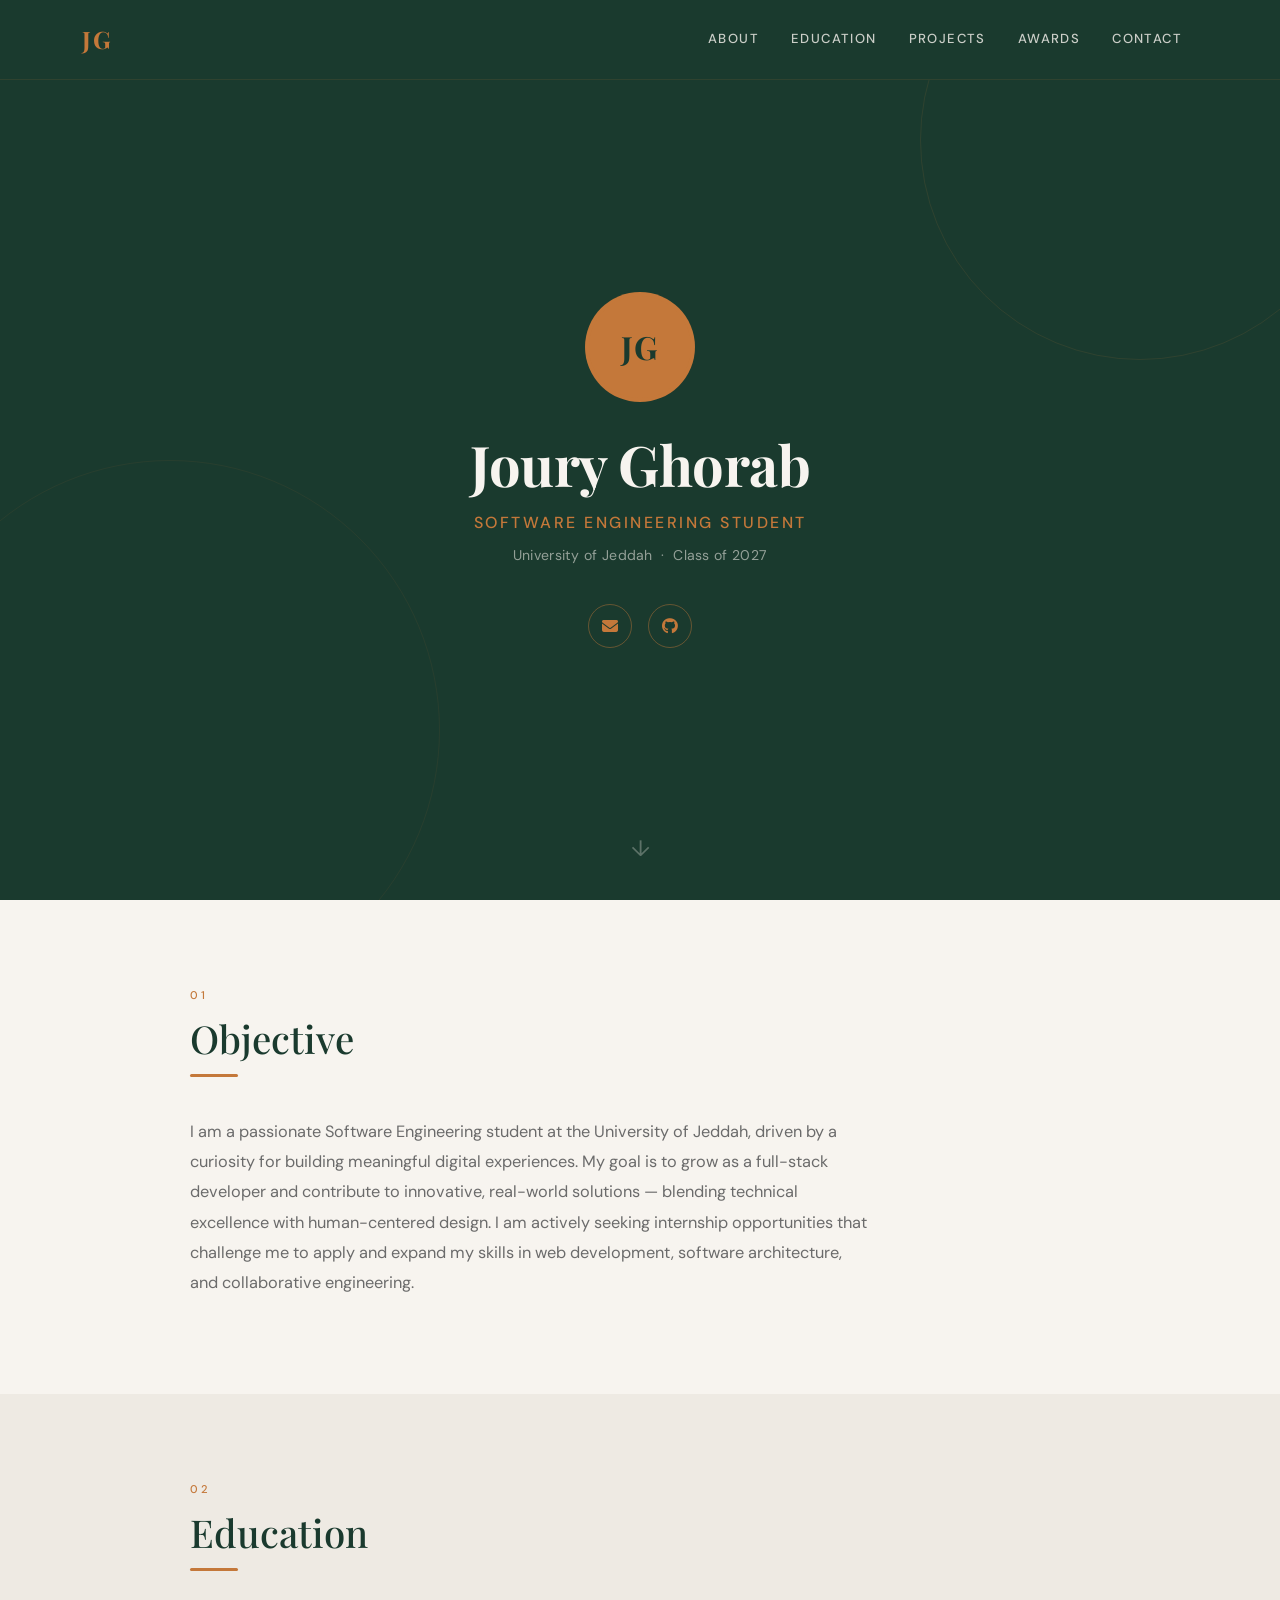
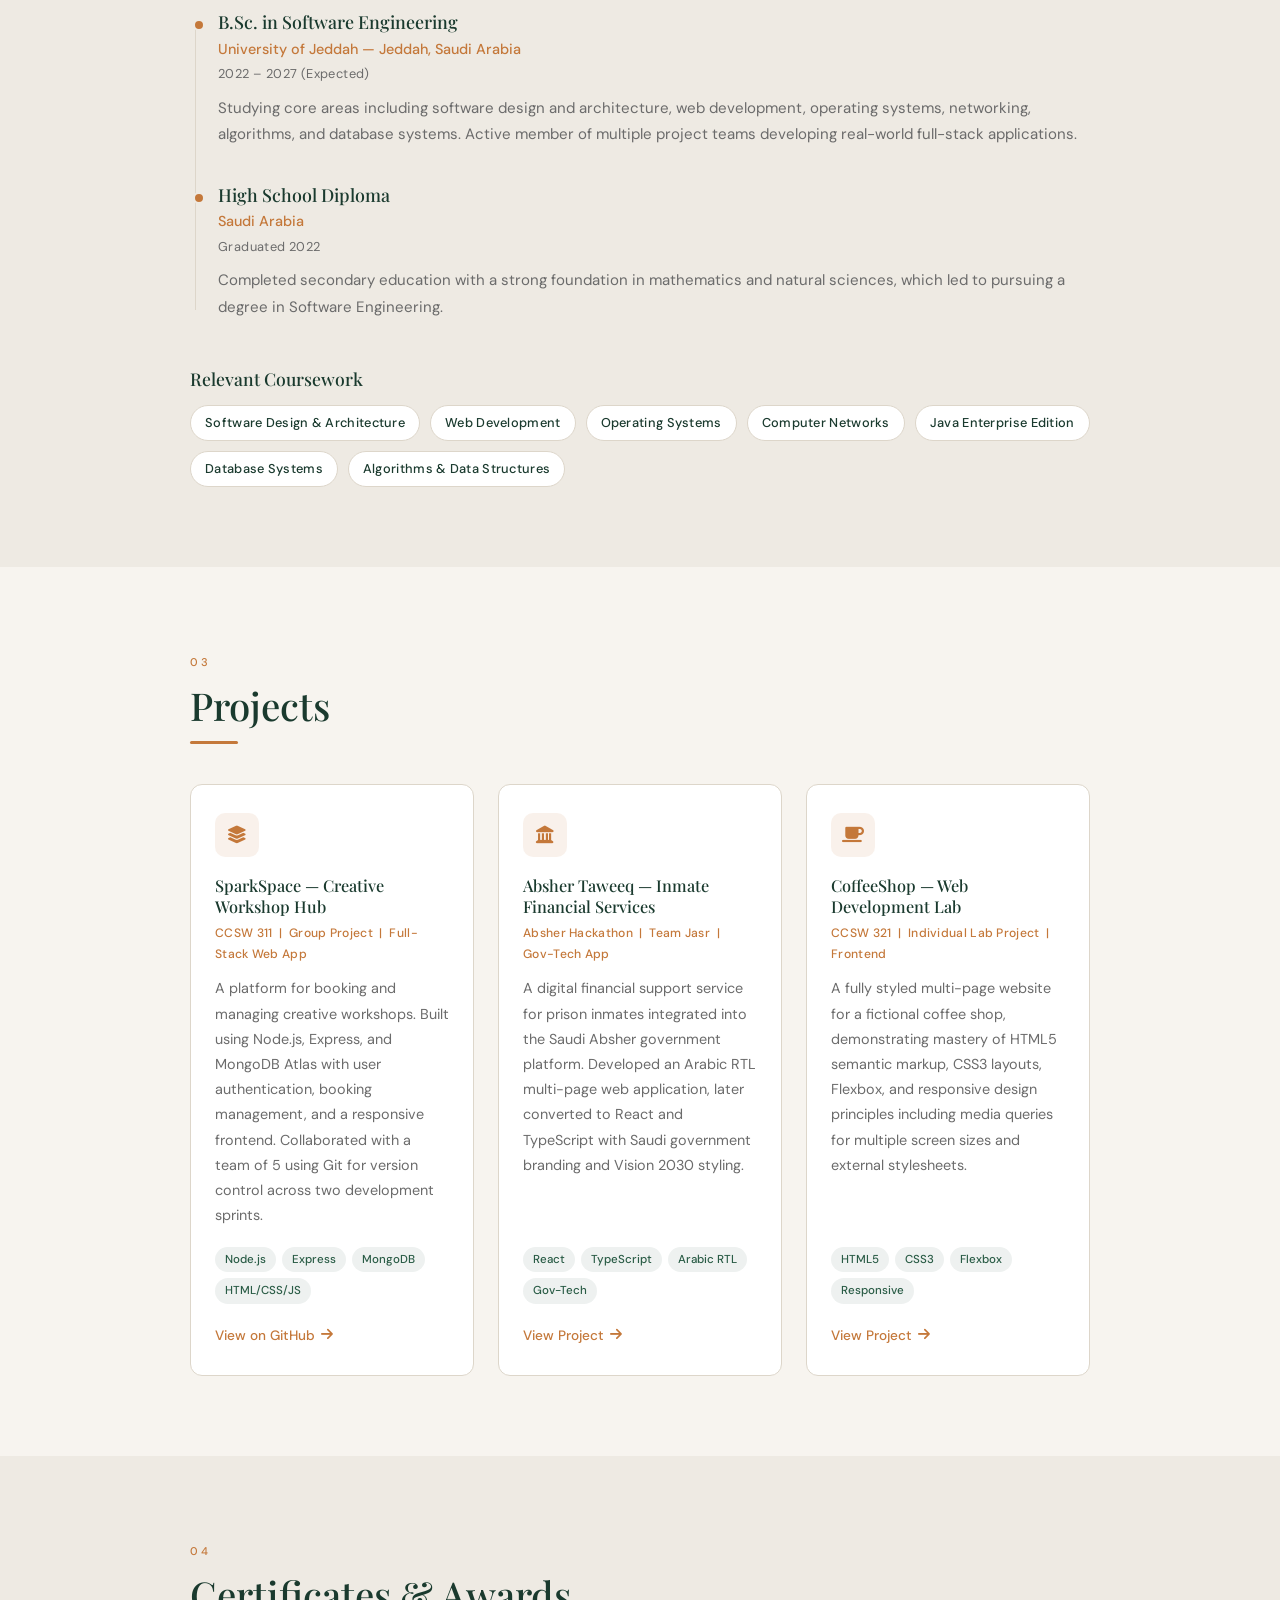
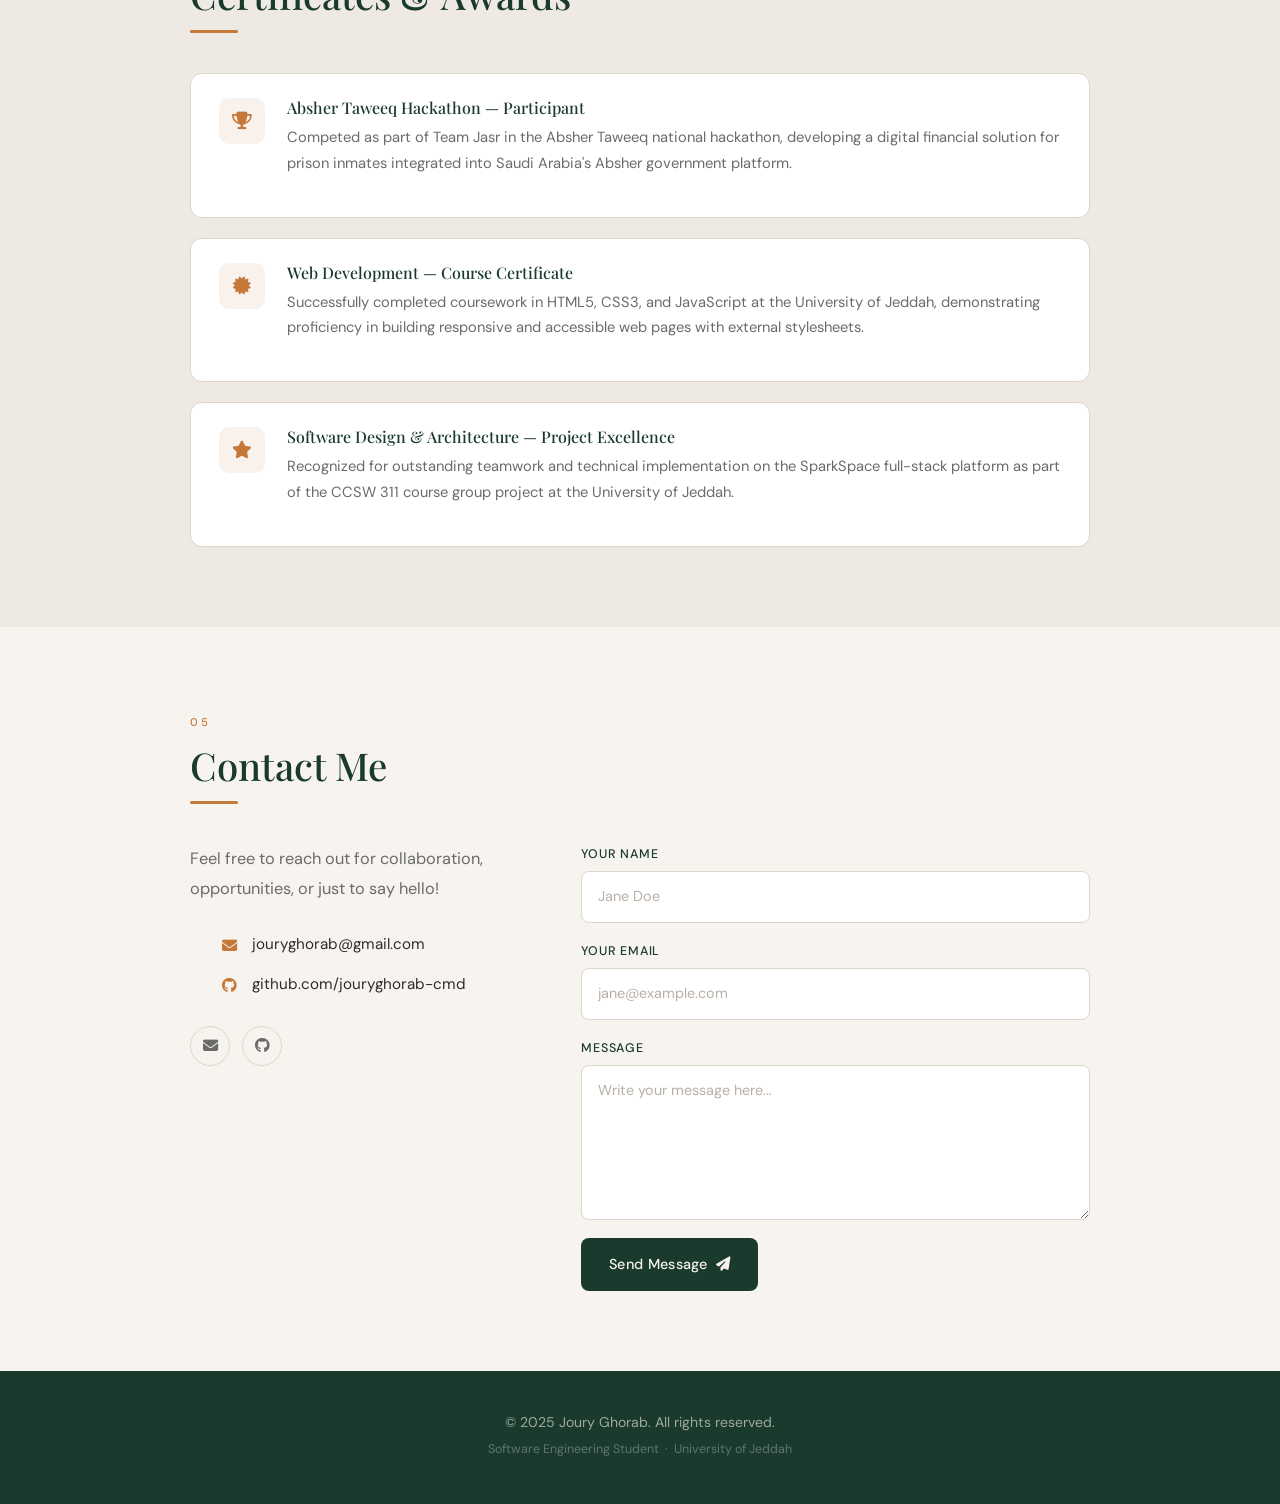
<file: index.html>
<!DOCTYPE html>
<html lang="en">
<head>
    <meta charset="UTF-8">
    <meta name="viewport" content="width=device-width, initial-scale=1.0">
    <title>Joury Ghorab | Software Engineering Student</title>
    <!-- Bootstrap CSS — used for responsive navbar and layout grid (Bonus) -->
    <link href="https://cdn.jsdelivr.net/npm/bootstrap@5.3.2/dist/css/bootstrap.min.css" rel="stylesheet">
    <!-- Font Awesome Icons -->
    <link rel="stylesheet" href="https://cdnjs.cloudflare.com/ajax/libs/font-awesome/6.5.0/css/all.min.css">
    <!-- Google Fonts -->
    <link href="https://fonts.googleapis.com/css2?family=Playfair+Display:wght@400;600;700&family=DM+Sans:ital,opsz,wght@0,9..40,300;0,9..40,400;0,9..40,500;1,9..40,300&display=swap" rel="stylesheet">
    <!-- External Stylesheet -->
    <link rel="stylesheet" href="cssweb.css">
</head>
<body>

    <!-- Bootstrap Navbar (Bonus Component) -->
    <nav class="navbar navbar-expand-md fixed-top" aria-label="Main navigation">
        <div class="container">
            <a class="navbar-brand" href="#home">JG</a>
            <button class="navbar-toggler" type="button" data-bs-toggle="collapse"
                data-bs-target="#navMenu" aria-controls="navMenu"
                aria-expanded="false" aria-label="Toggle navigation">
                <span class="toggler-icon"></span>
                <span class="toggler-icon"></span>
                <span class="toggler-icon"></span>
            </button>
            <div class="collapse navbar-collapse" id="navMenu">
                <ul class="navbar-nav ms-auto">
                    <li class="nav-item"><a class="nav-link" href="#about">About</a></li>
                    <li class="nav-item"><a class="nav-link" href="#education">Education</a></li>
                    <li class="nav-item"><a class="nav-link" href="#projects">Projects</a></li>
                    <li class="nav-item"><a class="nav-link" href="#certificates">Awards</a></li>
                    <li class="nav-item"><a class="nav-link" href="#contact">Contact</a></li>
                </ul>
            </div>
        </div>
    </nav>

    <!-- Hero / Header Section -->
    <header id="home" class="hero-section">
        <div class="hero-content">
            <div class="profile-avatar" role="img" aria-label="Profile initials JG">JG</div>
            <h1>Joury Ghorab</h1>
            <p class="hero-subtitle">Software Engineering Student</p>
            <p class="hero-detail">University of Jeddah &nbsp;&middot;&nbsp; Class of 2027</p>
            <div class="hero-links">
                <a href="mailto:jouryghorab@gmail.com" aria-label="Email Joury Ghorab">
                    <i class="fas fa-envelope" aria-hidden="true"></i>
                </a>
                <a href="https://github.com/jouryghorab-cmd" target="_blank"
                    rel="noopener noreferrer" aria-label="Visit Joury's GitHub profile">
                    <i class="fab fa-github" aria-hidden="true"></i>
                </a>
            </div>
        </div>
        <div class="hero-scroll-hint" aria-hidden="true">&#8595;</div>
    </header>

    <main>

        <!-- Objective Section -->
        <section id="about" class="resume-section" aria-labelledby="about-heading">
            <div class="section-inner">
                <span class="section-tag" aria-hidden="true">01</span>
                <h2 id="about-heading">Objective</h2>
                <p class="section-text">
                    I am a passionate Software Engineering student at the University of Jeddah,
                    driven by a curiosity for building meaningful digital experiences. My goal is
                    to grow as a full-stack developer and contribute to innovative, real-world
                    solutions — blending technical excellence with human-centered design. I am
                    actively seeking internship opportunities that challenge me to apply and
                    expand my skills in web development, software architecture, and
                    collaborative engineering.
                </p>
            </div>
        </section>

        <!-- Education Section -->
        <section id="education" class="resume-section alt-section" aria-labelledby="education-heading">
            <div class="section-inner">
                <span class="section-tag" aria-hidden="true">02</span>
                <h2 id="education-heading">Education</h2>

                <div class="timeline">
                    <div class="timeline-item">
                        <div class="timeline-dot" aria-hidden="true"></div>
                        <div class="timeline-body">
                            <h3>B.Sc. in Software Engineering</h3>
                            <p class="timeline-place">University of Jeddah &mdash; Jeddah, Saudi Arabia</p>
                            <p class="timeline-date">2022 &ndash; 2027 (Expected)</p>
                            <p class="timeline-desc">
                                Studying core areas including software design and architecture,
                                web development, operating systems, networking, algorithms,
                                and database systems. Active member of multiple project teams
                                developing real-world full-stack applications.
                            </p>
                        </div>
                    </div>
                    <div class="timeline-item">
                        <div class="timeline-dot" aria-hidden="true"></div>
                        <div class="timeline-body">
                            <h3>High School Diploma</h3>
                            <p class="timeline-place">Saudi Arabia</p>
                            <p class="timeline-date">Graduated 2022</p>
                            <p class="timeline-desc">
                                Completed secondary education with a strong foundation in
                                mathematics and natural sciences, which led to pursuing a degree
                                in Software Engineering.
                            </p>
                        </div>
                    </div>
                </div>

                <h3 class="subsection-title">Relevant Coursework</h3>
                <div class="tags-row" role="list" aria-label="List of relevant courses">
                    <span class="tag">Software Design &amp; Architecture</span>
                    <span class="tag">Web Development</span>
                    <span class="tag">Operating Systems</span>
                    <span class="tag">Computer Networks</span>
                    <span class="tag">Java Enterprise Edition</span>
                    <span class="tag">Database Systems</span>
                    <span class="tag">Algorithms &amp; Data Structures</span>
                </div>
            </div>
        </section>

        <!-- Projects Section -->
        <section id="projects" class="resume-section" aria-labelledby="projects-heading">
            <div class="section-inner">
                <span class="section-tag" aria-hidden="true">03</span>
                <h2 id="projects-heading">Projects</h2>

                <div class="projects-grid">

                    <article class="project-card">
                        <div class="project-icon" aria-hidden="true">
                            <i class="fas fa-layer-group"></i>
                        </div>
                        <h3>SparkSpace &mdash; Creative Workshop Hub</h3>
                        <p class="project-meta">CCSW 311 &nbsp;|&nbsp; Group Project &nbsp;|&nbsp; Full-Stack Web App</p>
                        <p class="project-desc">
                            A platform for booking and managing creative workshops. Built using
                            Node.js, Express, and MongoDB Atlas with user authentication,
                            booking management, and a responsive frontend. Collaborated with a
                            team of 5 using Git for version control across two development sprints.
                        </p>
                        <div class="project-tags">
                            <span class="ptag">Node.js</span>
                            <span class="ptag">Express</span>
                            <span class="ptag">MongoDB</span>
                            <span class="ptag">HTML/CSS/JS</span>
                        </div>
                        <a href="#" class="project-link" aria-label="View SparkSpace on GitHub">
                            View on GitHub <i class="fas fa-arrow-right" aria-hidden="true"></i>
                        </a>
                    </article>

                    <article class="project-card">
                        <div class="project-icon" aria-hidden="true">
                            <i class="fas fa-landmark"></i>
                        </div>
                        <h3>Absher Taweeq &mdash; Inmate Financial Services</h3>
                        <p class="project-meta">Absher Hackathon &nbsp;|&nbsp; Team Jasr &nbsp;|&nbsp; Gov-Tech App</p>
                        <p class="project-desc">
                            A digital financial support service for prison inmates integrated
                            into the Saudi Absher government platform. Developed an Arabic RTL
                            multi-page web application, later converted to React and TypeScript
                            with Saudi government branding and Vision 2030 styling.
                        </p>
                        <div class="project-tags">
                            <span class="ptag">React</span>
                            <span class="ptag">TypeScript</span>
                            <span class="ptag">Arabic RTL</span>
                            <span class="ptag">Gov-Tech</span>
                        </div>
                        <a href="#" class="project-link" aria-label="View Absher Taweeq project">
                            View Project <i class="fas fa-arrow-right" aria-hidden="true"></i>
                        </a>
                    </article>

                    <article class="project-card">
                        <div class="project-icon" aria-hidden="true">
                            <i class="fas fa-coffee"></i>
                        </div>
                        <h3>CoffeeShop &mdash; Web Development Lab</h3>
                        <p class="project-meta">CCSW 321 &nbsp;|&nbsp; Individual Lab Project &nbsp;|&nbsp; Frontend</p>
                        <p class="project-desc">
                            A fully styled multi-page website for a fictional coffee shop,
                            demonstrating mastery of HTML5 semantic markup, CSS3 layouts,
                            Flexbox, and responsive design principles including media queries
                            for multiple screen sizes and external stylesheets.
                        </p>
                        <div class="project-tags">
                            <span class="ptag">HTML5</span>
                            <span class="ptag">CSS3</span>
                            <span class="ptag">Flexbox</span>
                            <span class="ptag">Responsive</span>
                        </div>
                        <a href="#" class="project-link" aria-label="View CoffeeShop project">
                            View Project <i class="fas fa-arrow-right" aria-hidden="true"></i>
                        </a>
                    </article>

                </div>
            </div>
        </section>

        <!-- Certificates and Awards Section -->
        <section id="certificates" class="resume-section alt-section" aria-labelledby="certs-heading">
            <div class="section-inner">
                <span class="section-tag" aria-hidden="true">04</span>
                <h2 id="certs-heading">Certificates &amp; Awards</h2>

                <div class="awards-grid">
                    <div class="award-card">
                        <div class="award-icon" aria-hidden="true">
                            <i class="fas fa-trophy"></i>
                        </div>
                        <div class="award-body">
                            <h3>Absher Taweeq Hackathon &mdash; Participant</h3>
                            <p>
                                Competed as part of Team Jasr in the Absher Taweeq national
                                hackathon, developing a digital financial solution for prison
                                inmates integrated into Saudi Arabia's Absher government platform.
                            </p>
                        </div>
                    </div>
                    <div class="award-card">
                        <div class="award-icon" aria-hidden="true">
                            <i class="fas fa-certificate"></i>
                        </div>
                        <div class="award-body">
                            <h3>Web Development &mdash; Course Certificate</h3>
                            <p>
                                Successfully completed coursework in HTML5, CSS3, and JavaScript
                                at the University of Jeddah, demonstrating proficiency in building
                                responsive and accessible web pages with external stylesheets.
                            </p>
                        </div>
                    </div>
                    <div class="award-card">
                        <div class="award-icon" aria-hidden="true">
                            <i class="fas fa-star"></i>
                        </div>
                        <div class="award-body">
                            <h3>Software Design &amp; Architecture &mdash; Project Excellence</h3>
                            <p>
                                Recognized for outstanding teamwork and technical implementation
                                on the SparkSpace full-stack platform as part of the CCSW 311
                                course group project at the University of Jeddah.
                            </p>
                        </div>
                    </div>
                </div>
            </div>
        </section>

        <!-- Contact Section -->
        <section id="contact" class="resume-section" aria-labelledby="contact-heading">
            <div class="section-inner">
                <span class="section-tag" aria-hidden="true">05</span>
                <h2 id="contact-heading">Contact Me</h2>

                <div class="contact-wrapper">
                    <div class="contact-info">
                        <p class="section-text">
                            Feel free to reach out for collaboration, opportunities,
                            or just to say hello!
                        </p>
                        <ul class="contact-list">
                            <li>
                                <i class="fas fa-envelope" aria-hidden="true"></i>
                                <a href="mailto:jouryghorab@gmail.com">jouryghorab@gmail.com</a>
                            </li>
                            <li>
                                <i class="fab fa-github" aria-hidden="true"></i>
                                <a href="https://github.com/jouryghorab-cmd"
                                    target="_blank" rel="noopener noreferrer">
                                    github.com/jouryghorab-cmd
                                </a>
                            </li>
                        </ul>
                        <div class="social-icons" role="group" aria-label="Social media icon links">
                            <a href="mailto:jouryghorab@gmail.com"
                                aria-label="Send an email to Joury Ghorab">
                                <i class="fas fa-envelope" aria-hidden="true"></i>
                            </a>
                            <a href="https://github.com/jouryghorab-cmd"
                                target="_blank" rel="noopener noreferrer"
                                aria-label="Visit Joury Ghorab's GitHub profile">
                                <i class="fab fa-github" aria-hidden="true"></i>
                            </a>
                        </div>
                    </div>

                    <form class="contact-form" action="#" method="post" novalidate>
                        <div class="form-group">
                            <label for="contact-name">Your Name</label>
                            <input type="text" id="contact-name" name="name"
                                placeholder="Jane Doe" required>
                        </div>
                        <div class="form-group">
                            <label for="contact-email">Your Email</label>
                            <input type="email" id="contact-email" name="email"
                                placeholder="jane@example.com" required>
                        </div>
                        <div class="form-group">
                            <label for="contact-message">Message</label>
                            <textarea id="contact-message" name="message" rows="5"
                                placeholder="Write your message here..." required></textarea>
                        </div>
                        <button type="submit" class="submit-btn">
                            Send Message <i class="fas fa-paper-plane" aria-hidden="true"></i>
                        </button>
                    </form>
                </div>

            </div>
        </section>

    </main>

    <footer>
        <p>&copy; 2025 Joury Ghorab. All rights reserved.</p>
        <p class="footer-sub">Software Engineering Student &nbsp;&middot;&nbsp; University of Jeddah</p>
    </footer>

    <!-- Bootstrap JS Bundle (Bonus — enables the collapsible navbar) -->
    <script src="https://cdn.jsdelivr.net/npm/bootstrap@5.3.2/dist/js/bootstrap.bundle.min.js"></script>

</body>
</html>
</file>
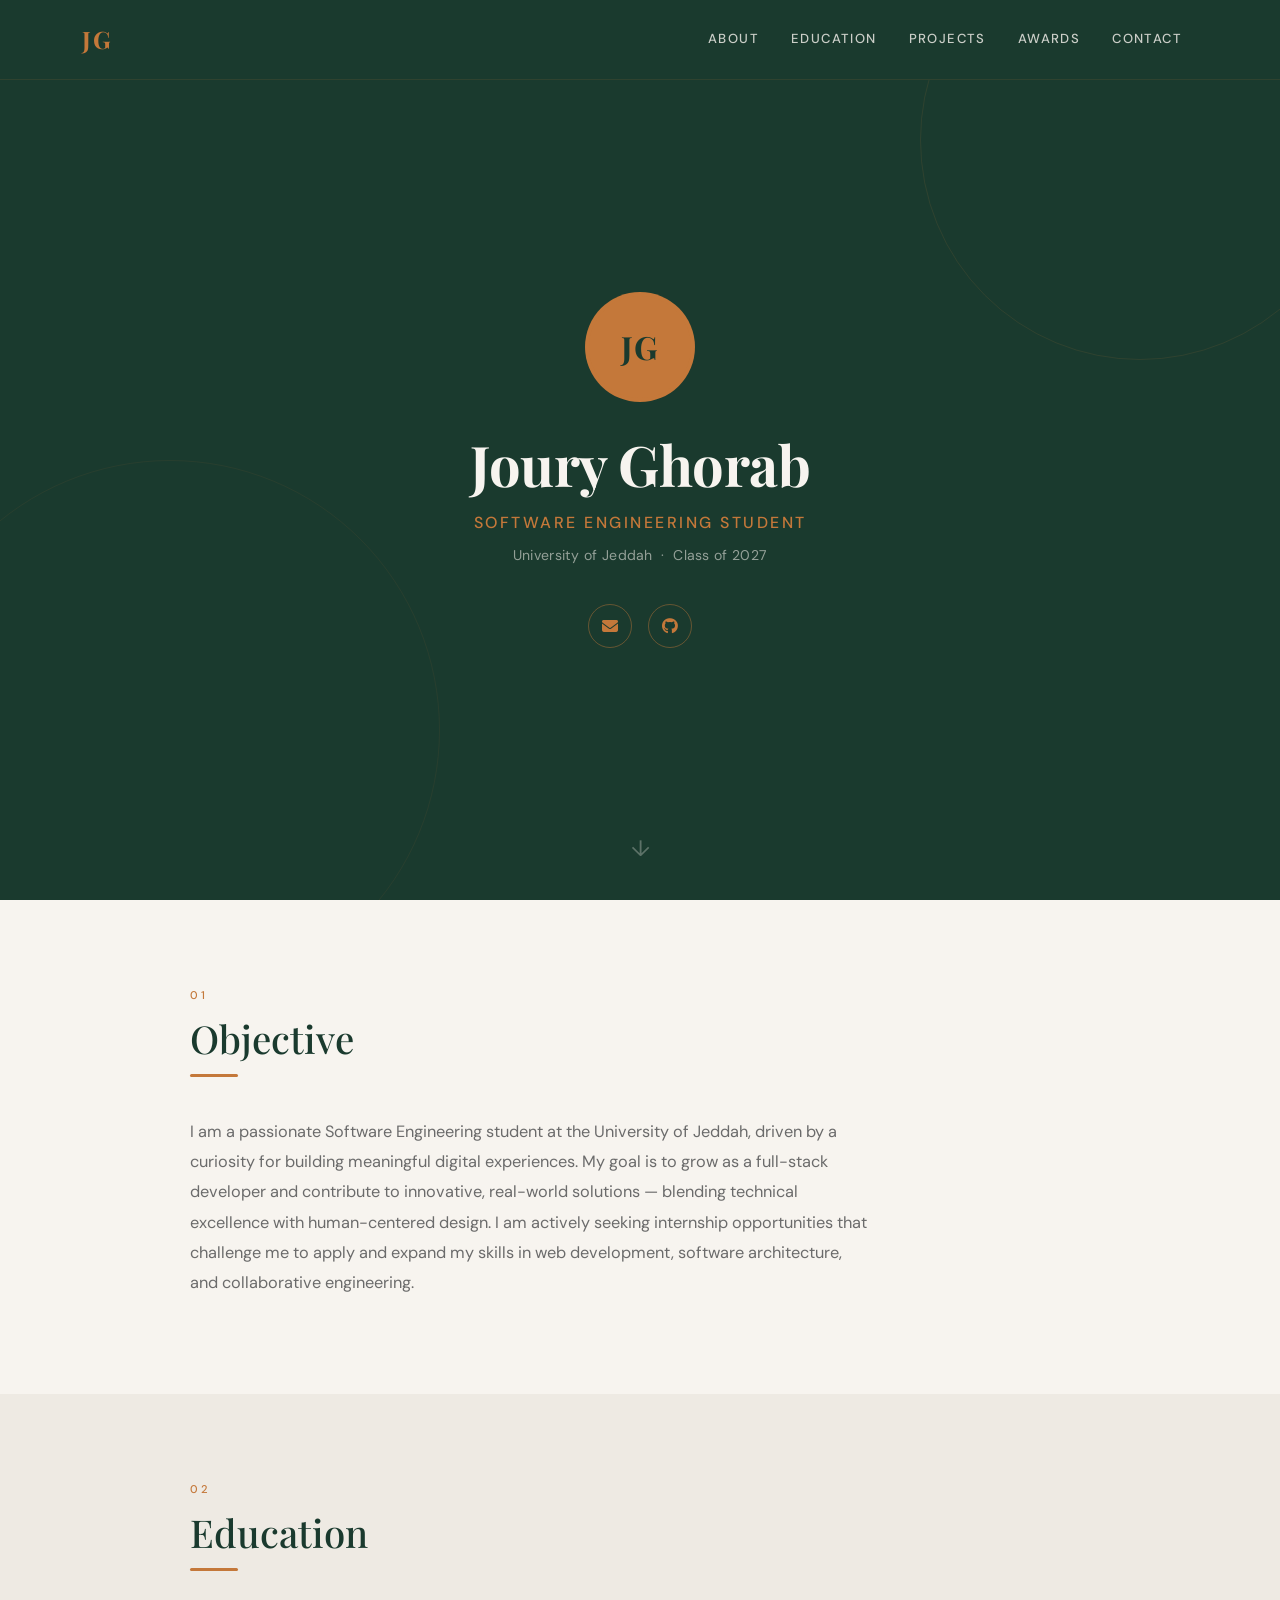
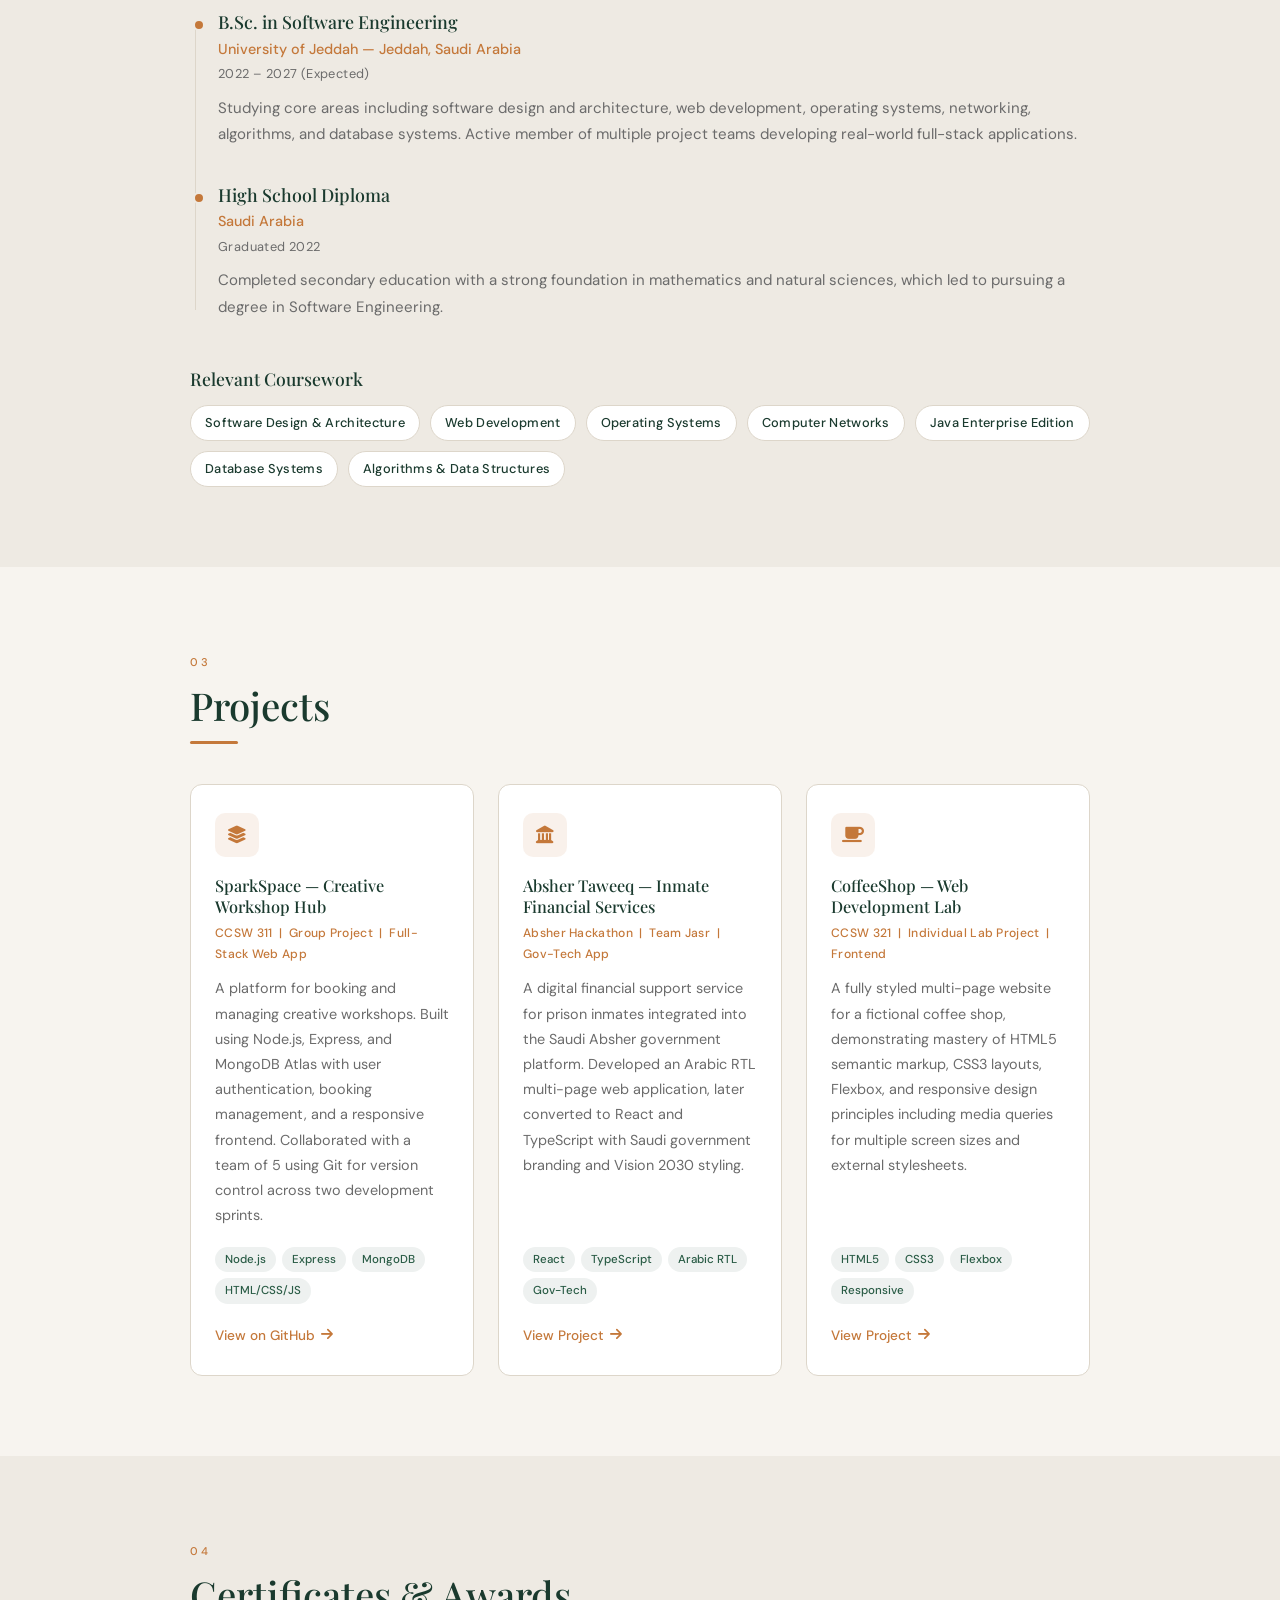
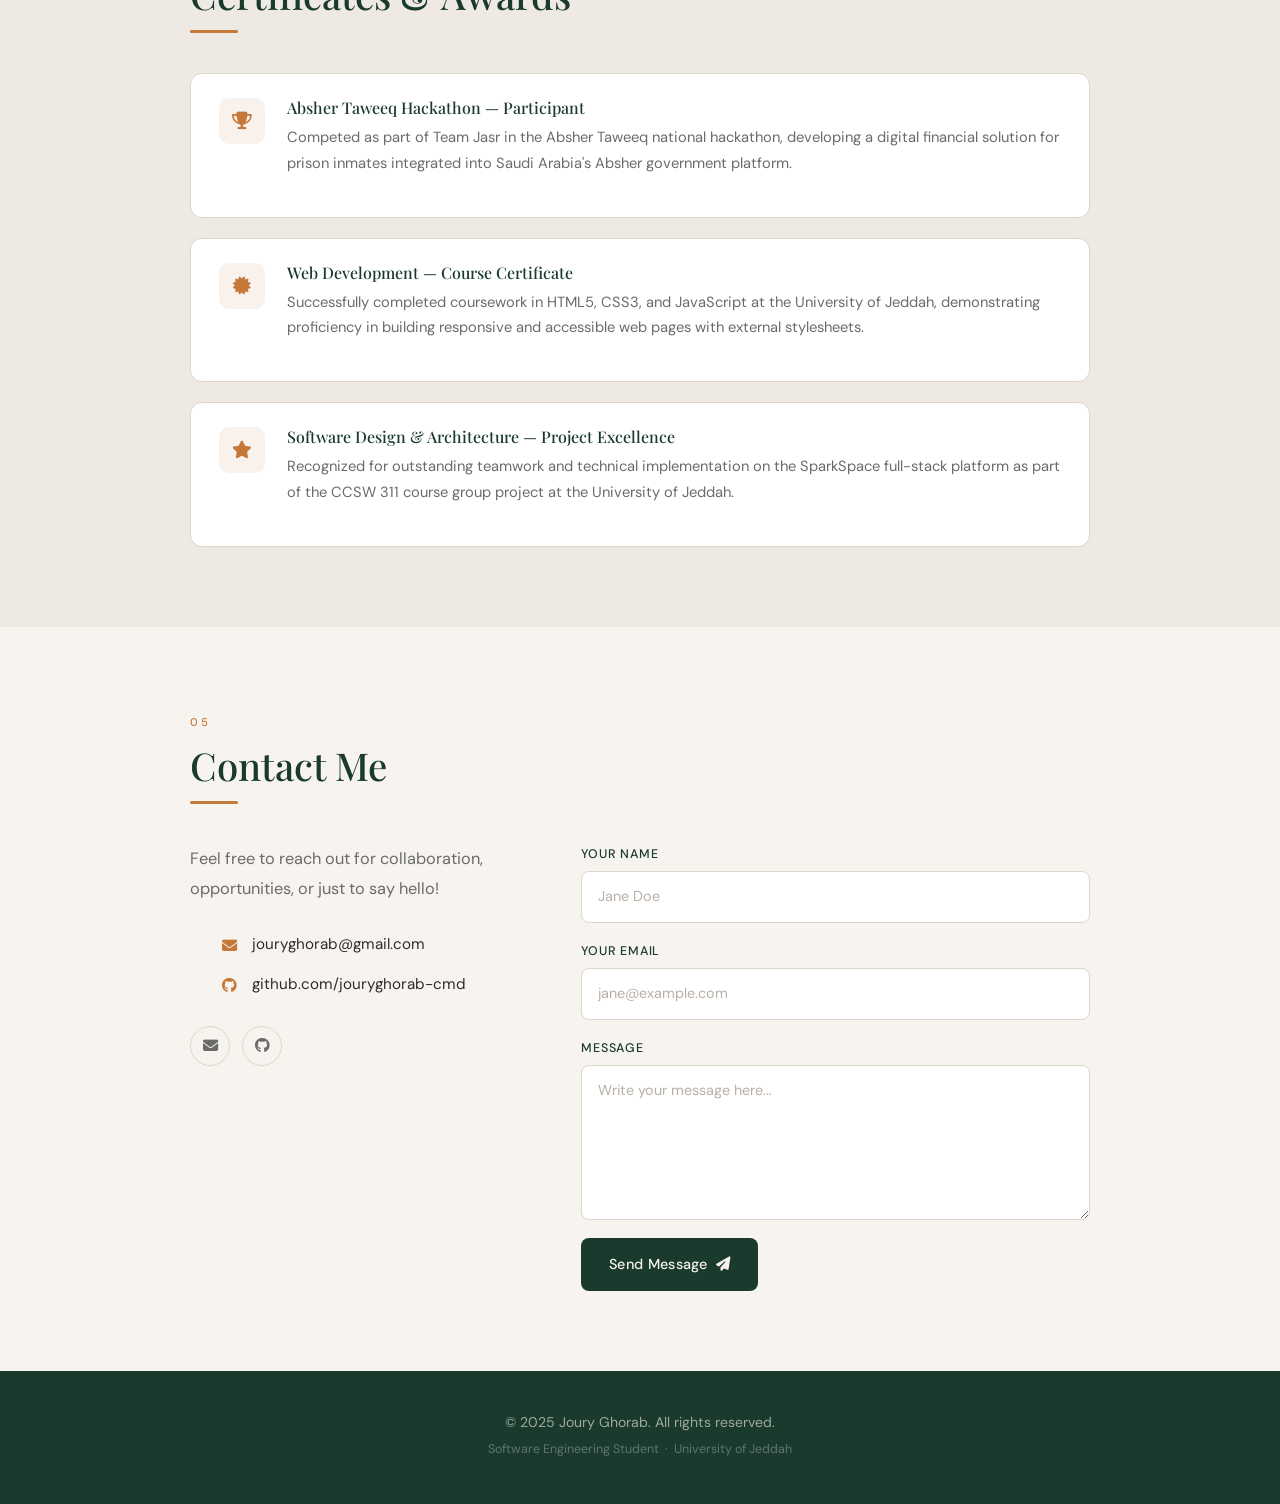
<file: index-2.html>
<!DOCTYPE html>
<html lang="en">
<head>
    <meta charset="UTF-8">
    <meta name="viewport" content="width=device-width, initial-scale=1.0">
    <title>Joury Ghorab | Software Engineering Student</title>
    <!-- Bootstrap CSS — used for responsive navbar and layout grid (Bonus) -->
    <link href="https://cdn.jsdelivr.net/npm/bootstrap@5.3.2/dist/css/bootstrap.min.css" rel="stylesheet">
    <!-- Font Awesome Icons -->
    <link rel="stylesheet" href="https://cdnjs.cloudflare.com/ajax/libs/font-awesome/6.5.0/css/all.min.css">
    <!-- Google Fonts -->
    <link href="https://fonts.googleapis.com/css2?family=Playfair+Display:wght@400;600;700&family=DM+Sans:ital,opsz,wght@0,9..40,300;0,9..40,400;0,9..40,500;1,9..40,300&display=swap" rel="stylesheet">
    <!-- External Stylesheet -->
    <link rel="stylesheet" href="cssweb-2.css">
</head>
<body>

    <!-- Bootstrap Navbar (Bonus Component) -->
    <nav class="navbar navbar-expand-md fixed-top" aria-label="Main navigation">
        <div class="container">
            <a class="navbar-brand" href="#home">JG</a>
            <button class="navbar-toggler" type="button" data-bs-toggle="collapse"
                data-bs-target="#navMenu" aria-controls="navMenu"
                aria-expanded="false" aria-label="Toggle navigation">
                <span class="toggler-icon"></span>
                <span class="toggler-icon"></span>
                <span class="toggler-icon"></span>
            </button>
            <div class="collapse navbar-collapse" id="navMenu">
                <ul class="navbar-nav ms-auto">
                    <li class="nav-item"><a class="nav-link" href="#about">About</a></li>
                    <li class="nav-item"><a class="nav-link" href="#education">Education</a></li>
                    <li class="nav-item"><a class="nav-link" href="#projects">Projects</a></li>
                    <li class="nav-item"><a class="nav-link" href="#certificates">Awards</a></li>
                    <li class="nav-item"><a class="nav-link" href="#contact">Contact</a></li>
                </ul>
            </div>
        </div>
    </nav>

    <!-- Hero / Header Section -->
    <header id="home" class="hero-section">
        <div class="hero-content">
            <div class="profile-avatar" role="img" aria-label="Profile initials JG">JG</div>
            <h1>Joury Ghorab</h1>
            <p class="hero-subtitle">Software Engineering Student</p>
            <p class="hero-detail">University of Jeddah &nbsp;&middot;&nbsp; Class of 2027</p>
            <div class="hero-links">
                <a href="mailto:jouryghorab@gmail.com" aria-label="Email Joury Ghorab">
                    <i class="fas fa-envelope" aria-hidden="true"></i>
                </a>
                <a href="https://github.com/jouryghorab-cmd" target="_blank"
                    rel="noopener noreferrer" aria-label="Visit Joury's GitHub profile">
                    <i class="fab fa-github" aria-hidden="true"></i>
                </a>
            </div>
        </div>
        <div class="hero-scroll-hint" aria-hidden="true">&#8595;</div>
    </header>

    <main>

        <!-- Objective Section -->
        <section id="about" class="resume-section" aria-labelledby="about-heading">
            <div class="section-inner">
                <span class="section-tag" aria-hidden="true">01</span>
                <h2 id="about-heading">Objective</h2>
                <p class="section-text">
                    I am a passionate Software Engineering student at the University of Jeddah,
                    driven by a curiosity for building meaningful digital experiences. My goal is
                    to grow as a full-stack developer and contribute to innovative, real-world
                    solutions — blending technical excellence with human-centered design. I am
                    actively seeking internship opportunities that challenge me to apply and
                    expand my skills in web development, software architecture, and
                    collaborative engineering.
                </p>
            </div>
        </section>

        <!-- Education Section -->
        <section id="education" class="resume-section alt-section" aria-labelledby="education-heading">
            <div class="section-inner">
                <span class="section-tag" aria-hidden="true">02</span>
                <h2 id="education-heading">Education</h2>

                <div class="timeline">
                    <div class="timeline-item">
                        <div class="timeline-dot" aria-hidden="true"></div>
                        <div class="timeline-body">
                            <h3>B.Sc. in Software Engineering</h3>
                            <p class="timeline-place">University of Jeddah &mdash; Jeddah, Saudi Arabia</p>
                            <p class="timeline-date">2022 &ndash; 2027 (Expected)</p>
                            <p class="timeline-desc">
                                Studying core areas including software design and architecture,
                                web development, operating systems, networking, algorithms,
                                and database systems. Active member of multiple project teams
                                developing real-world full-stack applications.
                            </p>
                        </div>
                    </div>
                    <div class="timeline-item">
                        <div class="timeline-dot" aria-hidden="true"></div>
                        <div class="timeline-body">
                            <h3>High School Diploma</h3>
                            <p class="timeline-place">Saudi Arabia</p>
                            <p class="timeline-date">Graduated 2022</p>
                            <p class="timeline-desc">
                                Completed secondary education with a strong foundation in
                                mathematics and natural sciences, which led to pursuing a degree
                                in Software Engineering.
                            </p>
                        </div>
                    </div>
                </div>

                <h3 class="subsection-title">Relevant Coursework</h3>
                <div class="tags-row" role="list" aria-label="List of relevant courses">
                    <span class="tag">Software Design &amp; Architecture</span>
                    <span class="tag">Web Development</span>
                    <span class="tag">Operating Systems</span>
                    <span class="tag">Computer Networks</span>
                    <span class="tag">Java Enterprise Edition</span>
                    <span class="tag">Database Systems</span>
                    <span class="tag">Algorithms &amp; Data Structures</span>
                </div>
            </div>
        </section>

        <!-- Projects Section -->
        <section id="projects" class="resume-section" aria-labelledby="projects-heading">
            <div class="section-inner">
                <span class="section-tag" aria-hidden="true">03</span>
                <h2 id="projects-heading">Projects</h2>

                <div class="projects-grid">

                    <article class="project-card">
                        <div class="project-icon" aria-hidden="true">
                            <i class="fas fa-layer-group"></i>
                        </div>
                        <h3>SparkSpace &mdash; Creative Workshop Hub</h3>
                        <p class="project-meta">CCSW 311 &nbsp;|&nbsp; Group Project &nbsp;|&nbsp; Full-Stack Web App</p>
                        <p class="project-desc">
                            A platform for booking and managing creative workshops. Built using
                            Node.js, Express, and MongoDB Atlas with user authentication,
                            booking management, and a responsive frontend. Collaborated with a
                            team of 5 using Git for version control across two development sprints.
                        </p>
                        <div class="project-tags">
                            <span class="ptag">Node.js</span>
                            <span class="ptag">Express</span>
                            <span class="ptag">MongoDB</span>
                            <span class="ptag">HTML/CSS/JS</span>
                        </div>
                        <a href="#" class="project-link" aria-label="View SparkSpace on GitHub">
                            View on GitHub <i class="fas fa-arrow-right" aria-hidden="true"></i>
                        </a>
                    </article>

                    <article class="project-card">
                        <div class="project-icon" aria-hidden="true">
                            <i class="fas fa-landmark"></i>
                        </div>
                        <h3>Absher Taweeq &mdash; Inmate Financial Services</h3>
                        <p class="project-meta">Absher Hackathon &nbsp;|&nbsp; Team Jasr &nbsp;|&nbsp; Gov-Tech App</p>
                        <p class="project-desc">
                            A digital financial support service for prison inmates integrated
                            into the Saudi Absher government platform. Developed an Arabic RTL
                            multi-page web application, later converted to React and TypeScript
                            with Saudi government branding and Vision 2030 styling.
                        </p>
                        <div class="project-tags">
                            <span class="ptag">React</span>
                            <span class="ptag">TypeScript</span>
                            <span class="ptag">Arabic RTL</span>
                            <span class="ptag">Gov-Tech</span>
                        </div>
                        <a href="#" class="project-link" aria-label="View Absher Taweeq project">
                            View Project <i class="fas fa-arrow-right" aria-hidden="true"></i>
                        </a>
                    </article>

                    <article class="project-card">
                        <div class="project-icon" aria-hidden="true">
                            <i class="fas fa-coffee"></i>
                        </div>
                        <h3>CoffeeShop &mdash; Web Development Lab</h3>
                        <p class="project-meta">CCSW 321 &nbsp;|&nbsp; Individual Lab Project &nbsp;|&nbsp; Frontend</p>
                        <p class="project-desc">
                            A fully styled multi-page website for a fictional coffee shop,
                            demonstrating mastery of HTML5 semantic markup, CSS3 layouts,
                            Flexbox, and responsive design principles including media queries
                            for multiple screen sizes and external stylesheets.
                        </p>
                        <div class="project-tags">
                            <span class="ptag">HTML5</span>
                            <span class="ptag">CSS3</span>
                            <span class="ptag">Flexbox</span>
                            <span class="ptag">Responsive</span>
                        </div>
                        <a href="#" class="project-link" aria-label="View CoffeeShop project">
                            View Project <i class="fas fa-arrow-right" aria-hidden="true"></i>
                        </a>
                    </article>

                </div>
            </div>
        </section>

        <!-- Certificates and Awards Section -->
        <section id="certificates" class="resume-section alt-section" aria-labelledby="certs-heading">
            <div class="section-inner">
                <span class="section-tag" aria-hidden="true">04</span>
                <h2 id="certs-heading">Certificates &amp; Awards</h2>

                <div class="awards-grid">
                    <div class="award-card">
                        <div class="award-icon" aria-hidden="true">
                            <i class="fas fa-trophy"></i>
                        </div>
                        <div class="award-body">
                            <h3>Absher Taweeq Hackathon &mdash; Participant</h3>
                            <p>
                                Competed as part of Team Jasr in the Absher Taweeq national
                                hackathon, developing a digital financial solution for prison
                                inmates integrated into Saudi Arabia's Absher government platform.
                            </p>
                        </div>
                    </div>
                    <div class="award-card">
                        <div class="award-icon" aria-hidden="true">
                            <i class="fas fa-certificate"></i>
                        </div>
                        <div class="award-body">
                            <h3>Web Development &mdash; Course Certificate</h3>
                            <p>
                                Successfully completed coursework in HTML5, CSS3, and JavaScript
                                at the University of Jeddah, demonstrating proficiency in building
                                responsive and accessible web pages with external stylesheets.
                            </p>
                        </div>
                    </div>
                    <div class="award-card">
                        <div class="award-icon" aria-hidden="true">
                            <i class="fas fa-star"></i>
                        </div>
                        <div class="award-body">
                            <h3>Software Design &amp; Architecture &mdash; Project Excellence</h3>
                            <p>
                                Recognized for outstanding teamwork and technical implementation
                                on the SparkSpace full-stack platform as part of the CCSW 311
                                course group project at the University of Jeddah.
                            </p>
                        </div>
                    </div>
                </div>
            </div>
        </section>

        <!-- Contact Section -->
        <section id="contact" class="resume-section" aria-labelledby="contact-heading">
            <div class="section-inner">
                <span class="section-tag" aria-hidden="true">05</span>
                <h2 id="contact-heading">Contact Me</h2>

                <div class="contact-wrapper">
                    <div class="contact-info">
                        <p class="section-text">
                            Feel free to reach out for collaboration, opportunities,
                            or just to say hello!
                        </p>
                        <ul class="contact-list">
                            <li>
                                <i class="fas fa-envelope" aria-hidden="true"></i>
                                <a href="mailto:jouryghorab@gmail.com">jouryghorab@gmail.com</a>
                            </li>
                            <li>
                                <i class="fab fa-github" aria-hidden="true"></i>
                                <a href="https://github.com/jouryghorab-cmd"
                                    target="_blank" rel="noopener noreferrer">
                                    github.com/jouryghorab-cmd
                                </a>
                            </li>
                        </ul>
                        <div class="social-icons" role="group" aria-label="Social media icon links">
                            <a href="mailto:jouryghorab@gmail.com"
                                aria-label="Send an email to Joury Ghorab">
                                <i class="fas fa-envelope" aria-hidden="true"></i>
                            </a>
                            <a href="https://github.com/jouryghorab-cmd"
                                target="_blank" rel="noopener noreferrer"
                                aria-label="Visit Joury Ghorab's GitHub profile">
                                <i class="fab fa-github" aria-hidden="true"></i>
                            </a>
                        </div>
                    </div>

                    <form class="contact-form" action="#" method="post" novalidate>
                        <div class="form-group">
                            <label for="contact-name">Your Name</label>
                            <input type="text" id="contact-name" name="name"
                                placeholder="Jane Doe" required>
                        </div>
                        <div class="form-group">
                            <label for="contact-email">Your Email</label>
                            <input type="email" id="contact-email" name="email"
                                placeholder="jane@example.com" required>
                        </div>
                        <div class="form-group">
                            <label for="contact-message">Message</label>
                            <textarea id="contact-message" name="message" rows="5"
                                placeholder="Write your message here..." required></textarea>
                        </div>
                        <button type="submit" class="submit-btn">
                            Send Message <i class="fas fa-paper-plane" aria-hidden="true"></i>
                        </button>
                    </form>
                </div>

            </div>
        </section>

    </main>

    <footer>
        <p>&copy; 2025 Joury Ghorab. All rights reserved.</p>
        <p class="footer-sub">Software Engineering Student &nbsp;&middot;&nbsp; University of Jeddah</p>
    </footer>

    <!-- Bootstrap JS Bundle (Bonus — enables the collapsible navbar) -->
    <script src="https://cdn.jsdelivr.net/npm/bootstrap@5.3.2/dist/js/bootstrap.bundle.min.js"></script>

</body>
</html>
</file>
<file: cssweb.css>
/* ============================================================
   JOURY GHORAB — PERSONAL RESUME WEBSITE
   cssweb.css | CCSW 321 — Web Development
   University of Jeddah | 2312080
   ============================================================ */


/* ========================
   ROOT VARIABLES
   ======================== */
:root {
    --primary:       #1a3a2e;           /* deep forest green */
    --primary-light: #2a5c46;
    --accent:        #c4783a;           /* warm copper */
    --accent-light:  #e09a5a;
    --bg:            #f7f4ef;           /* warm cream */
    --bg-alt:        #eeeae3;
    --card-bg:       #ffffff;
    --text:          #2d2d2d;
    --text-light:    #6b6b6b;
    --border:        #ddd6ca;
    --shadow:        rgba(26, 58, 46, 0.08);
    --font-display:  'Playfair Display', Georgia, serif;
    --font-body:     'DM Sans', sans-serif;
    --transition:    0.3s ease;
    --radius:        12px;
}


/* ========================
   RESET & BASE
   ======================== */
*,
*::before,
*::after {
    box-sizing: border-box;
    margin: 0;
    padding: 0;
}

html {
    scroll-behavior: smooth;
    scroll-padding-top: 70px;
}

body {
    font-family: var(--font-body);
    background-color: var(--bg);
    color: var(--text);
    line-height: 1.7;
    font-size: 16px;
}

img {
    max-width: 100%;
    display: block;
}

a {
    text-decoration: none;
    color: inherit;
}


/* ========================
   BOOTSTRAP NAVBAR — OVERRIDES
   ======================== */
.navbar {
    background-color: var(--primary);
    padding: 14px 0;
    z-index: 1000;
    border-bottom: 1px solid rgba(196, 120, 58, 0.12);
}

.navbar-brand {
    font-family: var(--font-display);
    font-size: 1.5rem;
    font-weight: 700;
    color: var(--accent) !important;
    letter-spacing: 2px;
    text-decoration: none;
}

.nav-link {
    color: rgba(247, 244, 239, 0.8) !important;
    font-size: 0.82rem;
    letter-spacing: 1.4px;
    text-transform: uppercase;
    font-weight: 500;
    padding: 8px 16px !important;
    position: relative;
    text-decoration: none;
    transition: color var(--transition);
}

.nav-link::after {
    content: '';
    position: absolute;
    bottom: 2px;
    left: 16px;
    right: 16px;
    height: 1px;
    background-color: var(--accent);
    transform: scaleX(0);
    transition: transform var(--transition);
    transform-origin: left center;
}

.nav-link:hover {
    color: var(--accent) !important;
}

.nav-link:hover::after {
    transform: scaleX(1);
}

/* Custom hamburger icon */
.navbar-toggler {
    border: none;
    background: none;
    display: flex;
    flex-direction: column;
    gap: 5px;
    padding: 6px;
    cursor: pointer;
}

.navbar-toggler:focus {
    box-shadow: none;
    outline: 2px solid var(--accent);
    outline-offset: 2px;
}

.toggler-icon {
    display: block;
    width: 24px;
    height: 2px;
    background-color: var(--accent);
    transition: transform var(--transition), opacity var(--transition);
    border-radius: 2px;
}


/* ========================
   HERO / HEADER SECTION
   ======================== */
.hero-section {
    min-height: 100vh;
    background-color: var(--primary);
    display: flex;
    flex-direction: column;
    align-items: center;
    justify-content: center;
    text-align: center;
    padding: 100px 24px 60px;
    position: relative;
    overflow: hidden;
}

/* Decorative circles */
.hero-section::before {
    content: '';
    position: absolute;
    top: -80px;
    right: -80px;
    width: 440px;
    height: 440px;
    border: 1px solid rgba(196, 120, 58, 0.12);
    border-radius: 50%;
    pointer-events: none;
}

.hero-section::after {
    content: '';
    position: absolute;
    bottom: -100px;
    left: -100px;
    width: 540px;
    height: 540px;
    border: 1px solid rgba(196, 120, 58, 0.08);
    border-radius: 50%;
    pointer-events: none;
}

.hero-content {
    position: relative;
    z-index: 1;
    animation: fadeInUp 0.9s ease both;
}

/* Profile avatar with initials */
.profile-avatar {
    width: 110px;
    height: 110px;
    border-radius: 50%;
    background-color: var(--accent);
    color: var(--primary);
    font-family: var(--font-display);
    font-size: 2rem;
    font-weight: 700;
    display: flex;
    align-items: center;
    justify-content: center;
    margin: 0 auto 28px auto;
    border: 4px solid rgba(196, 120, 58, 0.25);
    letter-spacing: 1px;
}

.hero-section h1 {
    font-family: var(--font-display);
    font-size: clamp(2.2rem, 5vw, 3.5rem);
    font-weight: 700;
    color: var(--bg);
    letter-spacing: -0.5px;
    margin-bottom: 12px;
    line-height: 1.2;
}

.hero-subtitle {
    font-size: 1rem;
    color: var(--accent);
    letter-spacing: 2.5px;
    text-transform: uppercase;
    font-weight: 500;
    margin-bottom: 8px;
}

.hero-detail {
    font-size: 0.88rem;
    color: rgba(247, 244, 239, 0.55);
    margin-bottom: 36px;
    letter-spacing: 0.3px;
}

/* Hero social icon links */
.hero-links {
    display: flex;
    justify-content: center;
    gap: 16px;
}

.hero-links a {
    width: 44px;
    height: 44px;
    border: 1px solid rgba(196, 120, 58, 0.45);
    border-radius: 50%;
    display: flex;
    align-items: center;
    justify-content: center;
    color: var(--accent);
    font-size: 1rem;
    text-decoration: none;
    transition: background-color var(--transition), color var(--transition), border-color var(--transition);
}

.hero-links a:hover {
    background-color: var(--accent);
    color: var(--primary);
    border-color: var(--accent);
}

.hero-scroll-hint {
    position: absolute;
    bottom: 32px;
    left: 50%;
    transform: translateX(-50%);
    color: rgba(247, 244, 239, 0.3);
    font-size: 1.4rem;
    animation: bounce 2.2s infinite;
    cursor: default;
}


/* ========================
   SECTION STYLES
   ======================== */
.resume-section {
    padding: 80px 24px;
    background-color: var(--bg);
}

.alt-section {
    background-color: var(--bg-alt);
}

.section-inner {
    max-width: 900px;
    margin: 0 auto;
    position: relative;
}

.section-tag {
    display: inline-block;
    font-size: 0.7rem;
    letter-spacing: 3px;
    text-transform: uppercase;
    color: var(--accent);
    font-weight: 500;
    margin-bottom: 10px;
}

.resume-section h2 {
    font-family: var(--font-display);
    font-size: clamp(1.8rem, 3.5vw, 2.4rem);
    color: var(--primary);
    margin-bottom: 40px;
    position: relative;
    padding-bottom: 16px;
}

.resume-section h2::after {
    content: '';
    position: absolute;
    bottom: 0;
    left: 0;
    width: 48px;
    height: 3px;
    background-color: var(--accent);
    border-radius: 2px;
}

.section-text {
    font-size: 1.02rem;
    color: var(--text-light);
    line-height: 1.85;
    max-width: 680px;
}


/* ========================
   EDUCATION TIMELINE
   ======================== */
.timeline {
    position: relative;
    padding-left: 28px;
    margin-bottom: 48px;
}

.timeline::before {
    content: '';
    position: absolute;
    left: 5px;
    top: 10px;
    bottom: 10px;
    width: 1px;
    background-color: var(--border);
}

.timeline-item {
    position: relative;
    margin-bottom: 36px;
}

.timeline-item:last-child {
    margin-bottom: 0;
}

.timeline-dot {
    position: absolute;
    left: -25px;
    top: 8px;
    width: 12px;
    height: 12px;
    border-radius: 50%;
    background-color: var(--accent);
    border: 2px solid var(--bg-alt);
}

.timeline-body h3 {
    font-family: var(--font-display);
    font-size: 1.12rem;
    color: var(--primary);
    margin-bottom: 4px;
}

.timeline-place {
    font-size: 0.9rem;
    color: var(--accent);
    font-weight: 500;
    margin-bottom: 2px;
}

.timeline-date {
    font-size: 0.8rem;
    color: var(--text-light);
    letter-spacing: 0.4px;
    margin-bottom: 10px;
}

.timeline-desc {
    font-size: 0.94rem;
    color: var(--text-light);
    line-height: 1.75;
}

/* Coursework tags */
.subsection-title {
    font-family: var(--font-display);
    font-size: 1.1rem;
    color: var(--primary);
    margin-bottom: 16px;
}

.tags-row {
    display: flex;
    flex-wrap: wrap;
    gap: 10px;
}

.tag {
    background-color: var(--card-bg);
    color: var(--primary);
    font-size: 0.8rem;
    font-weight: 500;
    padding: 6px 14px;
    border-radius: 100px;
    border: 1px solid var(--border);
    letter-spacing: 0.3px;
    transition: border-color var(--transition), background-color var(--transition);
}

.tag:hover {
    border-color: var(--accent);
    background-color: rgba(196, 120, 58, 0.05);
}


/* ========================
   PROJECTS GRID
   ======================== */
.projects-grid {
    display: grid;
    grid-template-columns: repeat(3, 1fr);
    gap: 24px;
}

.project-card {
    background-color: var(--card-bg);
    border: 1px solid var(--border);
    border-radius: var(--radius);
    padding: 28px 24px;
    display: flex;
    flex-direction: column;
    transition: transform var(--transition), box-shadow var(--transition), border-color var(--transition);
}

.project-card:hover {
    transform: translateY(-5px);
    box-shadow: 0 16px 48px var(--shadow);
    border-color: var(--accent);
}

.project-icon {
    width: 44px;
    height: 44px;
    background-color: rgba(196, 120, 58, 0.1);
    border-radius: 10px;
    display: flex;
    align-items: center;
    justify-content: center;
    color: var(--accent);
    font-size: 1.1rem;
    margin-bottom: 18px;
    flex-shrink: 0;
}

.project-card h3 {
    font-family: var(--font-display);
    font-size: 1.02rem;
    color: var(--primary);
    margin-bottom: 6px;
    line-height: 1.3;
}

.project-meta {
    font-size: 0.76rem;
    color: var(--accent);
    font-weight: 500;
    letter-spacing: 0.3px;
    margin-bottom: 12px;
}

.project-desc {
    font-size: 0.9rem;
    color: var(--text-light);
    line-height: 1.75;
    flex: 1;
    margin-bottom: 18px;
}

.project-tags {
    display: flex;
    flex-wrap: wrap;
    gap: 6px;
    margin-bottom: 20px;
}

.ptag {
    background-color: rgba(26, 58, 46, 0.07);
    color: var(--primary-light);
    font-size: 0.72rem;
    font-weight: 500;
    padding: 3px 10px;
    border-radius: 100px;
}

.project-link {
    font-size: 0.85rem;
    font-weight: 500;
    color: var(--accent);
    text-decoration: none;
    display: inline-flex;
    align-items: center;
    gap: 6px;
    margin-top: auto;
    transition: gap var(--transition), color var(--transition);
}

.project-link:hover {
    gap: 10px;
    color: var(--primary);
}


/* ========================
   CERTIFICATES & AWARDS
   ======================== */
.awards-grid {
    display: flex;
    flex-direction: column;
    gap: 20px;
}

.award-card {
    display: flex;
    gap: 22px;
    align-items: flex-start;
    background-color: var(--card-bg);
    border: 1px solid var(--border);
    border-radius: var(--radius);
    padding: 24px 28px;
    transition: border-color var(--transition), box-shadow var(--transition);
}

.award-card:hover {
    border-color: var(--accent);
    box-shadow: 0 8px 32px var(--shadow);
}

.award-icon {
    width: 46px;
    height: 46px;
    flex-shrink: 0;
    background-color: rgba(196, 120, 58, 0.1);
    border-radius: 10px;
    display: flex;
    align-items: center;
    justify-content: center;
    color: var(--accent);
    font-size: 1.1rem;
}

.award-body h3 {
    font-family: var(--font-display);
    font-size: 1rem;
    color: var(--primary);
    margin-bottom: 8px;
}

.award-body p {
    font-size: 0.92rem;
    color: var(--text-light);
    line-height: 1.75;
}


/* ========================
   CONTACT SECTION
   ======================== */
.contact-wrapper {
    display: grid;
    grid-template-columns: 1fr 1.5fr;
    gap: 52px;
    align-items: start;
}

.contact-info .section-text {
    margin-bottom: 28px;
}

.contact-list {
    list-style: none;
    display: flex;
    flex-direction: column;
    gap: 14px;
    margin-bottom: 28px;
}

.contact-list li {
    display: flex;
    align-items: center;
    gap: 12px;
    font-size: 0.95rem;
    color: var(--text);
}

.contact-list li i {
    color: var(--accent);
    width: 18px;
    flex-shrink: 0;
}

.contact-list li a {
    color: var(--text);
    text-decoration: none;
    transition: color var(--transition);
}

.contact-list li a:hover {
    color: var(--accent);
}

.social-icons {
    display: flex;
    gap: 12px;
}

.social-icons a {
    width: 40px;
    height: 40px;
    border: 1px solid var(--border);
    border-radius: 50%;
    display: flex;
    align-items: center;
    justify-content: center;
    color: var(--text-light);
    font-size: 0.95rem;
    text-decoration: none;
    transition: background-color var(--transition), color var(--transition), border-color var(--transition);
}

.social-icons a:hover {
    background-color: var(--accent);
    color: white;
    border-color: var(--accent);
}

/* Contact Form */
.contact-form {
    display: flex;
    flex-direction: column;
    gap: 18px;
}

.form-group {
    display: flex;
    flex-direction: column;
    gap: 6px;
}

.form-group label {
    font-size: 0.78rem;
    font-weight: 500;
    color: var(--primary);
    letter-spacing: 0.8px;
    text-transform: uppercase;
}

.form-group input,
.form-group textarea {
    padding: 12px 16px;
    border: 1px solid var(--border);
    border-radius: 8px;
    background-color: var(--card-bg);
    font-family: var(--font-body);
    font-size: 0.95rem;
    color: var(--text);
    width: 100%;
    resize: vertical;
    transition: border-color var(--transition), box-shadow var(--transition);
}

.form-group input:focus,
.form-group textarea:focus {
    outline: none;
    border-color: var(--accent);
    box-shadow: 0 0 0 3px rgba(196, 120, 58, 0.12);
}

.form-group input::placeholder,
.form-group textarea::placeholder {
    color: #b8b0a6;
    font-size: 0.9rem;
}

.submit-btn {
    background-color: var(--primary);
    color: var(--bg);
    border: none;
    padding: 14px 28px;
    border-radius: 8px;
    font-family: var(--font-body);
    font-size: 0.9rem;
    font-weight: 500;
    cursor: pointer;
    display: inline-flex;
    align-items: center;
    gap: 8px;
    transition: background-color var(--transition), transform var(--transition);
    align-self: flex-start;
    letter-spacing: 0.3px;
}

.submit-btn:hover {
    background-color: var(--accent);
    transform: translateY(-2px);
}

.submit-btn:focus {
    outline: 2px solid var(--accent);
    outline-offset: 3px;
}


/* ========================
   FOOTER
   ======================== */
footer {
    background-color: var(--primary);
    color: rgba(247, 244, 239, 0.6);
    text-align: center;
    padding: 40px 24px;
}

footer p {
    font-size: 0.88rem;
    margin-bottom: 4px;
}

.footer-sub {
    font-size: 0.78rem;
    color: rgba(247, 244, 239, 0.32);
}


/* ========================
   ANIMATIONS
   ======================== */
@keyframes fadeInUp {
    from {
        opacity: 0;
        transform: translateY(28px);
    }
    to {
        opacity: 1;
        transform: translateY(0);
    }
}

@keyframes bounce {
    0%, 100% {
        transform: translateX(-50%) translateY(0);
    }
    50% {
        transform: translateX(-50%) translateY(8px);
    }
}


/* ========================
   RESPONSIVE — 992px
   ======================== */
@media (max-width: 992px) {
    .resume-section {
        padding: 64px 24px;
    }

    .projects-grid {
        grid-template-columns: repeat(2, 1fr);
    }

    .contact-wrapper {
        grid-template-columns: 1fr;
        gap: 36px;
    }

    .hero-section::before {
        width: 300px;
        height: 300px;
    }

    .hero-section::after {
        width: 380px;
        height: 380px;
    }
}


/* ========================
   RESPONSIVE — 768px
   ======================== */
@media (max-width: 768px) {
    .resume-section {
        padding: 52px 20px;
    }

    .projects-grid {
        grid-template-columns: 1fr;
    }

    .hero-section {
        padding: 90px 20px 50px;
    }

    .resume-section h2 {
        font-size: 1.8rem;
        margin-bottom: 32px;
    }

    .award-card {
        padding: 20px;
    }

    .contact-wrapper {
        gap: 28px;
    }
}


/* ========================
   RESPONSIVE — 576px
   ======================== */
@media (max-width: 576px) {
    body {
        font-size: 15px;
    }

    .resume-section {
        padding: 44px 16px;
    }

    .hero-section h1 {
        font-size: 2rem;
    }

    .profile-avatar {
        width: 90px;
        height: 90px;
        font-size: 1.6rem;
    }

    .hero-subtitle {
        letter-spacing: 1.5px;
        font-size: 0.88rem;
    }

    .award-card {
        flex-direction: column;
        gap: 16px;
    }

    .timeline {
        padding-left: 20px;
    }

    .timeline-dot {
        left: -21px;
    }

    .submit-btn {
        width: 100%;
        justify-content: center;
    }

    .section-tag {
        font-size: 0.65rem;
    }

    .tags-row {
        gap: 8px;
    }

    .tag {
        font-size: 0.75rem;
        padding: 5px 12px;
    }

    .hero-section::before,
    .hero-section::after {
        display: none;
    }
}
</file>
<file: cssweb-2.css>
/* ============================================================
   JOURY GHORAB — PERSONAL RESUME WEBSITE
   cssweb.css | CCSW 321 — Web Development
   University of Jeddah | 2312080
   ============================================================ */


/* ========================
   ROOT VARIABLES
   ======================== */
:root {
    --primary:       #1a3a2e;           /* deep forest green */
    --primary-light: #2a5c46;
    --accent:        #c4783a;           /* warm copper */
    --accent-light:  #e09a5a;
    --bg:            #f7f4ef;           /* warm cream */
    --bg-alt:        #eeeae3;
    --card-bg:       #ffffff;
    --text:          #2d2d2d;
    --text-light:    #6b6b6b;
    --border:        #ddd6ca;
    --shadow:        rgba(26, 58, 46, 0.08);
    --font-display:  'Playfair Display', Georgia, serif;
    --font-body:     'DM Sans', sans-serif;
    --transition:    0.3s ease;
    --radius:        12px;
}


/* ========================
   RESET & BASE
   ======================== */
*,
*::before,
*::after {
    box-sizing: border-box;
    margin: 0;
    padding: 0;
}

html {
    scroll-behavior: smooth;
    scroll-padding-top: 70px;
}

body {
    font-family: var(--font-body);
    background-color: var(--bg);
    color: var(--text);
    line-height: 1.7;
    font-size: 16px;
}

img {
    max-width: 100%;
    display: block;
}

a {
    text-decoration: none;
    color: inherit;
}


/* ========================
   BOOTSTRAP NAVBAR — OVERRIDES
   ======================== */
.navbar {
    background-color: var(--primary);
    padding: 14px 0;
    z-index: 1000;
    border-bottom: 1px solid rgba(196, 120, 58, 0.12);
}

.navbar-brand {
    font-family: var(--font-display);
    font-size: 1.5rem;
    font-weight: 700;
    color: var(--accent) !important;
    letter-spacing: 2px;
    text-decoration: none;
}

.nav-link {
    color: rgba(247, 244, 239, 0.8) !important;
    font-size: 0.82rem;
    letter-spacing: 1.4px;
    text-transform: uppercase;
    font-weight: 500;
    padding: 8px 16px !important;
    position: relative;
    text-decoration: none;
    transition: color var(--transition);
}

.nav-link::after {
    content: '';
    position: absolute;
    bottom: 2px;
    left: 16px;
    right: 16px;
    height: 1px;
    background-color: var(--accent);
    transform: scaleX(0);
    transition: transform var(--transition);
    transform-origin: left center;
}

.nav-link:hover {
    color: var(--accent) !important;
}

.nav-link:hover::after {
    transform: scaleX(1);
}

/* Custom hamburger icon */
.navbar-toggler {
    border: none;
    background: none;
    display: flex;
    flex-direction: column;
    gap: 5px;
    padding: 6px;
    cursor: pointer;
}

.navbar-toggler:focus {
    box-shadow: none;
    outline: 2px solid var(--accent);
    outline-offset: 2px;
}

.toggler-icon {
    display: block;
    width: 24px;
    height: 2px;
    background-color: var(--accent);
    transition: transform var(--transition), opacity var(--transition);
    border-radius: 2px;
}


/* ========================
   HERO / HEADER SECTION
   ======================== */
.hero-section {
    min-height: 100vh;
    background-color: var(--primary);
    display: flex;
    flex-direction: column;
    align-items: center;
    justify-content: center;
    text-align: center;
    padding: 100px 24px 60px;
    position: relative;
    overflow: hidden;
}

/* Decorative circles */
.hero-section::before {
    content: '';
    position: absolute;
    top: -80px;
    right: -80px;
    width: 440px;
    height: 440px;
    border: 1px solid rgba(196, 120, 58, 0.12);
    border-radius: 50%;
    pointer-events: none;
}

.hero-section::after {
    content: '';
    position: absolute;
    bottom: -100px;
    left: -100px;
    width: 540px;
    height: 540px;
    border: 1px solid rgba(196, 120, 58, 0.08);
    border-radius: 50%;
    pointer-events: none;
}

.hero-content {
    position: relative;
    z-index: 1;
    animation: fadeInUp 0.9s ease both;
}

/* Profile avatar with initials */
.profile-avatar {
    width: 110px;
    height: 110px;
    border-radius: 50%;
    background-color: var(--accent);
    color: var(--primary);
    font-family: var(--font-display);
    font-size: 2rem;
    font-weight: 700;
    display: flex;
    align-items: center;
    justify-content: center;
    margin: 0 auto 28px auto;
    border: 4px solid rgba(196, 120, 58, 0.25);
    letter-spacing: 1px;
}

.hero-section h1 {
    font-family: var(--font-display);
    font-size: clamp(2.2rem, 5vw, 3.5rem);
    font-weight: 700;
    color: var(--bg);
    letter-spacing: -0.5px;
    margin-bottom: 12px;
    line-height: 1.2;
}

.hero-subtitle {
    font-size: 1rem;
    color: var(--accent);
    letter-spacing: 2.5px;
    text-transform: uppercase;
    font-weight: 500;
    margin-bottom: 8px;
}

.hero-detail {
    font-size: 0.88rem;
    color: rgba(247, 244, 239, 0.55);
    margin-bottom: 36px;
    letter-spacing: 0.3px;
}

/* Hero social icon links */
.hero-links {
    display: flex;
    justify-content: center;
    gap: 16px;
}

.hero-links a {
    width: 44px;
    height: 44px;
    border: 1px solid rgba(196, 120, 58, 0.45);
    border-radius: 50%;
    display: flex;
    align-items: center;
    justify-content: center;
    color: var(--accent);
    font-size: 1rem;
    text-decoration: none;
    transition: background-color var(--transition), color var(--transition), border-color var(--transition);
}

.hero-links a:hover {
    background-color: var(--accent);
    color: var(--primary);
    border-color: var(--accent);
}

.hero-scroll-hint {
    position: absolute;
    bottom: 32px;
    left: 50%;
    transform: translateX(-50%);
    color: rgba(247, 244, 239, 0.3);
    font-size: 1.4rem;
    animation: bounce 2.2s infinite;
    cursor: default;
}


/* ========================
   SECTION STYLES
   ======================== */
.resume-section {
    padding: 80px 24px;
    background-color: var(--bg);
}

.alt-section {
    background-color: var(--bg-alt);
}

.section-inner {
    max-width: 900px;
    margin: 0 auto;
    position: relative;
}

.section-tag {
    display: inline-block;
    font-size: 0.7rem;
    letter-spacing: 3px;
    text-transform: uppercase;
    color: var(--accent);
    font-weight: 500;
    margin-bottom: 10px;
}

.resume-section h2 {
    font-family: var(--font-display);
    font-size: clamp(1.8rem, 3.5vw, 2.4rem);
    color: var(--primary);
    margin-bottom: 40px;
    position: relative;
    padding-bottom: 16px;
}

.resume-section h2::after {
    content: '';
    position: absolute;
    bottom: 0;
    left: 0;
    width: 48px;
    height: 3px;
    background-color: var(--accent);
    border-radius: 2px;
}

.section-text {
    font-size: 1.02rem;
    color: var(--text-light);
    line-height: 1.85;
    max-width: 680px;
}


/* ========================
   EDUCATION TIMELINE
   ======================== */
.timeline {
    position: relative;
    padding-left: 28px;
    margin-bottom: 48px;
}

.timeline::before {
    content: '';
    position: absolute;
    left: 5px;
    top: 10px;
    bottom: 10px;
    width: 1px;
    background-color: var(--border);
}

.timeline-item {
    position: relative;
    margin-bottom: 36px;
}

.timeline-item:last-child {
    margin-bottom: 0;
}

.timeline-dot {
    position: absolute;
    left: -25px;
    top: 8px;
    width: 12px;
    height: 12px;
    border-radius: 50%;
    background-color: var(--accent);
    border: 2px solid var(--bg-alt);
}

.timeline-body h3 {
    font-family: var(--font-display);
    font-size: 1.12rem;
    color: var(--primary);
    margin-bottom: 4px;
}

.timeline-place {
    font-size: 0.9rem;
    color: var(--accent);
    font-weight: 500;
    margin-bottom: 2px;
}

.timeline-date {
    font-size: 0.8rem;
    color: var(--text-light);
    letter-spacing: 0.4px;
    margin-bottom: 10px;
}

.timeline-desc {
    font-size: 0.94rem;
    color: var(--text-light);
    line-height: 1.75;
}

/* Coursework tags */
.subsection-title {
    font-family: var(--font-display);
    font-size: 1.1rem;
    color: var(--primary);
    margin-bottom: 16px;
}

.tags-row {
    display: flex;
    flex-wrap: wrap;
    gap: 10px;
}

.tag {
    background-color: var(--card-bg);
    color: var(--primary);
    font-size: 0.8rem;
    font-weight: 500;
    padding: 6px 14px;
    border-radius: 100px;
    border: 1px solid var(--border);
    letter-spacing: 0.3px;
    transition: border-color var(--transition), background-color var(--transition);
}

.tag:hover {
    border-color: var(--accent);
    background-color: rgba(196, 120, 58, 0.05);
}


/* ========================
   PROJECTS GRID
   ======================== */
.projects-grid {
    display: grid;
    grid-template-columns: repeat(3, 1fr);
    gap: 24px;
}

.project-card {
    background-color: var(--card-bg);
    border: 1px solid var(--border);
    border-radius: var(--radius);
    padding: 28px 24px;
    display: flex;
    flex-direction: column;
    transition: transform var(--transition), box-shadow var(--transition), border-color var(--transition);
}

.project-card:hover {
    transform: translateY(-5px);
    box-shadow: 0 16px 48px var(--shadow);
    border-color: var(--accent);
}

.project-icon {
    width: 44px;
    height: 44px;
    background-color: rgba(196, 120, 58, 0.1);
    border-radius: 10px;
    display: flex;
    align-items: center;
    justify-content: center;
    color: var(--accent);
    font-size: 1.1rem;
    margin-bottom: 18px;
    flex-shrink: 0;
}

.project-card h3 {
    font-family: var(--font-display);
    font-size: 1.02rem;
    color: var(--primary);
    margin-bottom: 6px;
    line-height: 1.3;
}

.project-meta {
    font-size: 0.76rem;
    color: var(--accent);
    font-weight: 500;
    letter-spacing: 0.3px;
    margin-bottom: 12px;
}

.project-desc {
    font-size: 0.9rem;
    color: var(--text-light);
    line-height: 1.75;
    flex: 1;
    margin-bottom: 18px;
}

.project-tags {
    display: flex;
    flex-wrap: wrap;
    gap: 6px;
    margin-bottom: 20px;
}

.ptag {
    background-color: rgba(26, 58, 46, 0.07);
    color: var(--primary-light);
    font-size: 0.72rem;
    font-weight: 500;
    padding: 3px 10px;
    border-radius: 100px;
}

.project-link {
    font-size: 0.85rem;
    font-weight: 500;
    color: var(--accent);
    text-decoration: none;
    display: inline-flex;
    align-items: center;
    gap: 6px;
    margin-top: auto;
    transition: gap var(--transition), color var(--transition);
}

.project-link:hover {
    gap: 10px;
    color: var(--primary);
}


/* ========================
   CERTIFICATES & AWARDS
   ======================== */
.awards-grid {
    display: flex;
    flex-direction: column;
    gap: 20px;
}

.award-card {
    display: flex;
    gap: 22px;
    align-items: flex-start;
    background-color: var(--card-bg);
    border: 1px solid var(--border);
    border-radius: var(--radius);
    padding: 24px 28px;
    transition: border-color var(--transition), box-shadow var(--transition);
}

.award-card:hover {
    border-color: var(--accent);
    box-shadow: 0 8px 32px var(--shadow);
}

.award-icon {
    width: 46px;
    height: 46px;
    flex-shrink: 0;
    background-color: rgba(196, 120, 58, 0.1);
    border-radius: 10px;
    display: flex;
    align-items: center;
    justify-content: center;
    color: var(--accent);
    font-size: 1.1rem;
}

.award-body h3 {
    font-family: var(--font-display);
    font-size: 1rem;
    color: var(--primary);
    margin-bottom: 8px;
}

.award-body p {
    font-size: 0.92rem;
    color: var(--text-light);
    line-height: 1.75;
}


/* ========================
   CONTACT SECTION
   ======================== */
.contact-wrapper {
    display: grid;
    grid-template-columns: 1fr 1.5fr;
    gap: 52px;
    align-items: start;
}

.contact-info .section-text {
    margin-bottom: 28px;
}

.contact-list {
    list-style: none;
    display: flex;
    flex-direction: column;
    gap: 14px;
    margin-bottom: 28px;
}

.contact-list li {
    display: flex;
    align-items: center;
    gap: 12px;
    font-size: 0.95rem;
    color: var(--text);
}

.contact-list li i {
    color: var(--accent);
    width: 18px;
    flex-shrink: 0;
}

.contact-list li a {
    color: var(--text);
    text-decoration: none;
    transition: color var(--transition);
}

.contact-list li a:hover {
    color: var(--accent);
}

.social-icons {
    display: flex;
    gap: 12px;
}

.social-icons a {
    width: 40px;
    height: 40px;
    border: 1px solid var(--border);
    border-radius: 50%;
    display: flex;
    align-items: center;
    justify-content: center;
    color: var(--text-light);
    font-size: 0.95rem;
    text-decoration: none;
    transition: background-color var(--transition), color var(--transition), border-color var(--transition);
}

.social-icons a:hover {
    background-color: var(--accent);
    color: white;
    border-color: var(--accent);
}

/* Contact Form */
.contact-form {
    display: flex;
    flex-direction: column;
    gap: 18px;
}

.form-group {
    display: flex;
    flex-direction: column;
    gap: 6px;
}

.form-group label {
    font-size: 0.78rem;
    font-weight: 500;
    color: var(--primary);
    letter-spacing: 0.8px;
    text-transform: uppercase;
}

.form-group input,
.form-group textarea {
    padding: 12px 16px;
    border: 1px solid var(--border);
    border-radius: 8px;
    background-color: var(--card-bg);
    font-family: var(--font-body);
    font-size: 0.95rem;
    color: var(--text);
    width: 100%;
    resize: vertical;
    transition: border-color var(--transition), box-shadow var(--transition);
}

.form-group input:focus,
.form-group textarea:focus {
    outline: none;
    border-color: var(--accent);
    box-shadow: 0 0 0 3px rgba(196, 120, 58, 0.12);
}

.form-group input::placeholder,
.form-group textarea::placeholder {
    color: #b8b0a6;
    font-size: 0.9rem;
}

.submit-btn {
    background-color: var(--primary);
    color: var(--bg);
    border: none;
    padding: 14px 28px;
    border-radius: 8px;
    font-family: var(--font-body);
    font-size: 0.9rem;
    font-weight: 500;
    cursor: pointer;
    display: inline-flex;
    align-items: center;
    gap: 8px;
    transition: background-color var(--transition), transform var(--transition);
    align-self: flex-start;
    letter-spacing: 0.3px;
}

.submit-btn:hover {
    background-color: var(--accent);
    transform: translateY(-2px);
}

.submit-btn:focus {
    outline: 2px solid var(--accent);
    outline-offset: 3px;
}


/* ========================
   FOOTER
   ======================== */
footer {
    background-color: var(--primary);
    color: rgba(247, 244, 239, 0.6);
    text-align: center;
    padding: 40px 24px;
}

footer p {
    font-size: 0.88rem;
    margin-bottom: 4px;
}

.footer-sub {
    font-size: 0.78rem;
    color: rgba(247, 244, 239, 0.32);
}


/* ========================
   ANIMATIONS
   ======================== */
@keyframes fadeInUp {
    from {
        opacity: 0;
        transform: translateY(28px);
    }
    to {
        opacity: 1;
        transform: translateY(0);
    }
}

@keyframes bounce {
    0%, 100% {
        transform: translateX(-50%) translateY(0);
    }
    50% {
        transform: translateX(-50%) translateY(8px);
    }
}


/* ========================
   RESPONSIVE — 992px
   ======================== */
@media (max-width: 992px) {
    .resume-section {
        padding: 64px 24px;
    }

    .projects-grid {
        grid-template-columns: repeat(2, 1fr);
    }

    .contact-wrapper {
        grid-template-columns: 1fr;
        gap: 36px;
    }

    .hero-section::before {
        width: 300px;
        height: 300px;
    }

    .hero-section::after {
        width: 380px;
        height: 380px;
    }
}


/* ========================
   RESPONSIVE — 768px
   ======================== */
@media (max-width: 768px) {
    .resume-section {
        padding: 52px 20px;
    }

    .projects-grid {
        grid-template-columns: 1fr;
    }

    .hero-section {
        padding: 90px 20px 50px;
    }

    .resume-section h2 {
        font-size: 1.8rem;
        margin-bottom: 32px;
    }

    .award-card {
        padding: 20px;
    }

    .contact-wrapper {
        gap: 28px;
    }
}


/* ========================
   RESPONSIVE — 576px
   ======================== */
@media (max-width: 576px) {
    body {
        font-size: 15px;
    }

    .resume-section {
        padding: 44px 16px;
    }

    .hero-section h1 {
        font-size: 2rem;
    }

    .profile-avatar {
        width: 90px;
        height: 90px;
        font-size: 1.6rem;
    }

    .hero-subtitle {
        letter-spacing: 1.5px;
        font-size: 0.88rem;
    }

    .award-card {
        flex-direction: column;
        gap: 16px;
    }

    .timeline {
        padding-left: 20px;
    }

    .timeline-dot {
        left: -21px;
    }

    .submit-btn {
        width: 100%;
        justify-content: center;
    }

    .section-tag {
        font-size: 0.65rem;
    }

    .tags-row {
        gap: 8px;
    }

    .tag {
        font-size: 0.75rem;
        padding: 5px 12px;
    }

    .hero-section::before,
    .hero-section::after {
        display: none;
    }
}
</file>
